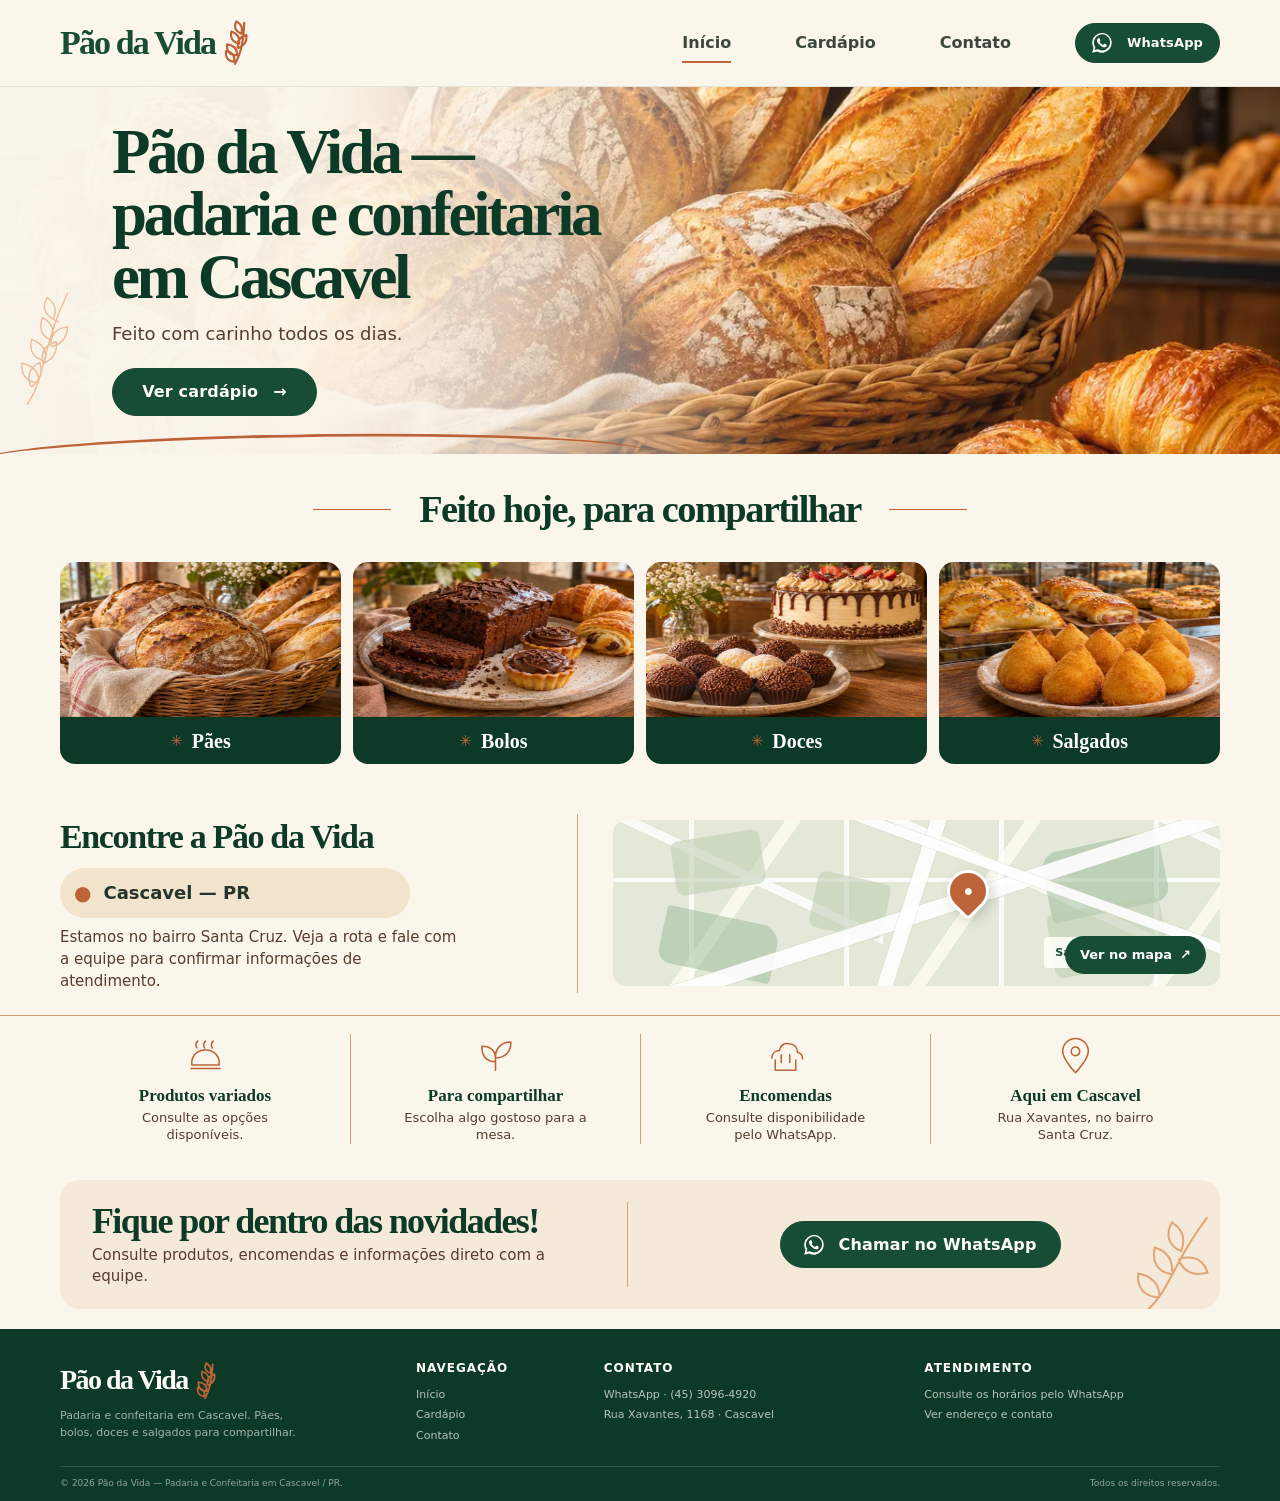
<file: index.html>
<!doctype html>
<html lang="pt-BR">
<head>
  <meta charset="utf-8">
  <meta name="viewport" content="width=device-width, initial-scale=1">
  <meta name="theme-color" content="#174d35">
  <meta name="description" content="Conheça a Pão da Vida, padaria e confeitaria em Cascavel, PR. Veja algumas categorias de produtos, localização e contato.">
  <title>Pão da Vida | Padaria e Confeitaria em Cascavel - PR</title>
  <meta property="og:type" content="website">
  <meta property="og:title" content="Pão da Vida | Padaria e Confeitaria em Cascavel">
  <meta property="og:description" content="Conheça a Pão da Vida, em Cascavel. Veja categorias de produtos, localização e contato.">
  <meta property="og:image" content="assets/img/hero-demo.webp">
  <link rel="icon" href="assets/icons/favicon.svg" type="image/svg+xml">
  <link rel="stylesheet" href="assets/css/styles.css">
  <script type="application/ld+json">
  {
    "@context": "https://schema.org",
    "@type": "Bakery",
    "name": "Pão da Vida",
    "telephone": "+55-45-3096-4920",
    "address": {
      "@type": "PostalAddress",
      "streetAddress": "Rua Xavantes, 1168, Santa Cruz",
      "addressLocality": "Cascavel",
      "addressRegion": "PR",
      "postalCode": "85806-020",
      "addressCountry": "BR"
    }
  }
  </script>
</head>
<body>
  <a class="skip-link" href="#conteudo">Pular para o conteúdo</a>
  <header class="site-header">
    <div class="container header-inner">
      <a class="brand" href="index.html" aria-label="Pão da Vida — início">
        <span>Pão <em>da</em> Vida</span>
        <img src="assets/img/marca-provisoria.svg" width="42" height="42" alt="">
      </a>
      <button class="menu-toggle" type="button" aria-expanded="false" aria-controls="main-nav" aria-label="Abrir menu"><span></span><span></span></button>
      <nav class="main-nav" id="main-nav" aria-label="Navegação principal">
        <a class="is-current" href="index.html" aria-current="page">Início</a>
        <a href="cardapio/index.html">Cardápio</a>
        <a href="contato/index.html">Contato</a>
        <a class="button button--small button--whatsapp" href="https://wa.me/554530964920?text=Ol%C3%A1%2C%20encontrei%20a%20P%C3%A3o%20da%20Vida%20pelo%20site%20e%20gostaria%20de%20saber%20mais." target="_blank" rel="noopener noreferrer"><svg class="whatsapp-icon" viewBox="0 0 24 24" aria-hidden="true"><path d="M20.4 3.6A11.8 11.8 0 0 0 1.8 17.8L.2 23.7l6-1.6A11.8 11.8 0 0 0 20.4 3.6ZM12 21a9.7 9.7 0 0 1-5-1.4l-.4-.2-3.5.9.9-3.4-.2-.4A9.7 9.7 0 1 1 12 21Zm5.3-7.3c-.3-.2-1.7-.9-2-.9s-.5-.2-.7.2c-.2.3-.8.9-.9 1.1-.2.2-.3.2-.6.1-.3-.2-1.2-.4-2.3-1.4-.8-.7-1.4-1.6-1.6-1.9-.2-.3 0-.5.1-.6l.4-.5.3-.5c.1-.2 0-.4 0-.5l-.9-2.1c-.2-.5-.5-.4-.7-.4h-.6c-.2 0-.5.1-.8.4s-1 1-1 2.4 1 2.8 1.2 3c.1.2 2 3.1 4.9 4.3.7.3 1.2.5 1.6.6.7.2 1.3.2 1.8.1.6-.1 1.7-.7 1.9-1.3.2-.7.2-1.2.1-1.3-.1-.2-.3-.3-.6-.5Z"/></svg> WhatsApp</a>
      </nav>
    </div>
  </header>

  <main id="conteudo" class="home-main">
    <section class="home-hero" aria-labelledby="hero-title">
      <img class="home-hero-image" src="assets/img/hero-demo.webp" alt="Imagem ilustrativa de pães e croissants em uma cesta sobre o balcão de uma padaria" width="1536" height="1024" fetchpriority="high">
      <div class="home-hero-shade" aria-hidden="true"></div>
      <div class="container home-hero-content">
        <h1 id="hero-title">Pão da Vida —<br>padaria e confeitaria<br>em Cascavel</h1>
        <p class="home-hero-text">Feito com carinho todos os dias.</p>
        <a class="button home-menu-button" href="cardapio/index.html">Ver cardápio <span aria-hidden="true">→</span></a>
        <p class="image-note">Imagem ilustrativa. Trocar por foto real autorizada antes da publicação final.</p>
      </div>
      <svg class="hero-botanical" viewBox="0 0 120 280" aria-hidden="true"><path d="M18 265C57 207 51 135 104 27M43 219c-27-1-39-17-37-42 22 4 34 16 37 36m13-41c-25-5-35-22-29-46 21 7 31 21 30 41m13-39c-22-9-29-26-19-49 19 11 25 26 20 44m14-34C53 74 48 56 61 36c17 13 21 29 12 46m-23 93c-3-23 7-38 30-44 2 23-7 38-27 46m15-39c0-23 12-36 36-39-1 23-12 37-34 42m-45 84c-8-21-2-39 19-50 8 22 2 39-17 52" fill="none" stroke="currentColor" stroke-linecap="round" stroke-linejoin="round" stroke-width="3"/></svg>
      <span class="hero-swoop" aria-hidden="true"></span>
    </section>

    <section class="home-categories" aria-labelledby="categories-title">
      <div class="container">
        <div class="ornament-heading"><span></span><h2 id="categories-title">Feito hoje, para compartilhar</h2><span></span></div>
        <div class="category-grid">
          <a class="category-card" href="cardapio/index.html#paes"><span class="category-photo photo-bread" role="img" aria-label="Imagem ilustrativa de pães"></span><span class="category-label"><span class="wheat-mini" aria-hidden="true">✳</span> Pães</span></a>
          <a class="category-card" href="cardapio/index.html#bolos"><span class="category-photo photo-cakes" role="img" aria-label="Imagem ilustrativa de bolos"></span><span class="category-label"><span class="wheat-mini" aria-hidden="true">✳</span> Bolos</span></a>
          <a class="category-card" href="cardapio/index.html#doces"><span class="category-photo photo-sweets" role="img" aria-label="Imagem ilustrativa de doces"></span><span class="category-label"><span class="wheat-mini" aria-hidden="true">✳</span> Doces</span></a>
          <a class="category-card" href="cardapio/index.html#salgados"><span class="category-photo photo-savory" role="img" aria-label="Imagem ilustrativa de salgados"></span><span class="category-label"><span class="wheat-mini" aria-hidden="true">✳</span> Salgados</span></a>
        </div>
      </div>
    </section>

    <section class="home-location" aria-labelledby="location-title">
      <div class="container location-inner">
        <div class="location-copy">
          <h2 id="location-title">Encontre a Pão da Vida</h2>
          <p class="location-pill"><span class="pin-icon" aria-hidden="true">●</span> Cascavel — PR</p>
          <p class="location-description">Estamos no bairro Santa Cruz. Veja a rota e fale com a equipe para confirmar informações de atendimento.</p>
        </div>
        <a class="map-card map-card--link" href="https://www.google.com/maps/search/?api=1&query=Rua+Xavantes%2C+1168%2C+Santa+Cruz%2C+Cascavel%2C+PR" target="_blank" rel="noopener noreferrer" aria-label="Abrir localização da Pão da Vida no Google Maps">
          <span class="map-grid" aria-hidden="true"><span class="map-road road-one"></span><span class="map-road road-two"></span><span class="map-road road-three"></span><span class="map-block block-one"></span><span class="map-block block-two"></span><span class="map-block block-three"></span></span>
          <span class="map-pin" aria-hidden="true">●</span><span class="map-label">Santa Cruz · Cascavel</span><span class="map-button">Ver no mapa <span aria-hidden="true">↗</span></span>
        </a>
      </div>
    </section>

    <section class="home-benefits" aria-label="Informações sobre a padaria">
      <div class="container benefits-grid">
        <article class="benefit-item"><svg viewBox="0 0 48 48" aria-hidden="true"><path d="M8 29c2-9 9-13 16-13s14 4 16 13v5H8zM14 14c-2-3-1-6 1-8m8 8c-2-3-1-6 1-8m8 8c-2-3-1-6 1-8M7 38h34"/></svg><h3>Produtos variados</h3><p>Consulte as opções disponíveis.</p></article>
        <article class="benefit-item"><svg viewBox="0 0 48 48" aria-hidden="true"><path d="M24 40V19m0 11C13 30 8 23 8 12c10 0 16 5 16 15m0-4c1-10 8-16 18-16 0 11-6 18-18 19"/></svg><h3>Para compartilhar</h3><p>Escolha algo gostoso para a mesa.</p></article>
        <article class="benefit-item"><svg viewBox="0 0 48 48" aria-hidden="true"><path d="M12 28v12h24V28M8 26c0-6 4-9 9-9 1-6 5-9 11-8 6 0 10 4 10 10 4 1 6 4 6 8M19 22v9m10-9v9"/></svg><h3>Encomendas</h3><p>Consulte disponibilidade pelo WhatsApp.</p></article>
        <article class="benefit-item"><svg viewBox="0 0 48 48" aria-hidden="true"><path d="M24 43S9 27 9 18a15 15 0 1 1 30 0c0 9-15 25-15 25zm0-20a5 5 0 1 0 0-10 5 5 0 0 0 0 10z"/></svg><h3>Aqui em Cascavel</h3><p>Rua Xavantes, no bairro Santa Cruz.</p></article>
      </div>
    </section>

    <section class="home-whatsapp" aria-labelledby="whatsapp-title">
      <div class="container whatsapp-band">
        <div class="whatsapp-copy"><h2 id="whatsapp-title">Fique por dentro das novidades!</h2><p>Consulte produtos, encomendas e informações direto com a equipe.</p></div>
        <a class="button button--whatsapp whatsapp-band-button" href="https://wa.me/554530964920?text=Ol%C3%A1%2C%20encontrei%20a%20P%C3%A3o%20da%20Vida%20pelo%20site%20e%20gostaria%20de%20saber%20mais." target="_blank" rel="noopener noreferrer"><svg class="whatsapp-icon" viewBox="0 0 24 24" aria-hidden="true"><path d="M20.4 3.6A11.8 11.8 0 0 0 1.8 17.8L.2 23.7l6-1.6A11.8 11.8 0 0 0 20.4 3.6ZM12 21a9.7 9.7 0 0 1-5-1.4l-.4-.2-3.5.9.9-3.4-.2-.4A9.7 9.7 0 1 1 12 21Zm5.3-7.3c-.3-.2-1.7-.9-2-.9s-.5-.2-.7.2c-.2.3-.8.9-.9 1.1-.2.2-.3.2-.6.1-.3-.2-1.2-.4-2.3-1.4-.8-.7-1.4-1.6-1.6-1.9-.2-.3 0-.5.1-.6l.4-.5.3-.5c.1-.2 0-.4 0-.5l-.9-2.1c-.2-.5-.5-.4-.7-.4h-.6c-.2 0-.5.1-.8.4s-1 1-1 2.4 1 2.8 1.2 3c.1.2 2 3.1 4.9 4.3.7.3 1.2.5 1.6.6.7.2 1.3.2 1.8.1.6-.1 1.7-.7 1.9-1.3.2-.7.2-1.2.1-1.3-.1-.2-.3-.3-.6-.5Z"/></svg> Chamar no WhatsApp</a>
      <svg class="whatsapp-flourish" viewBox="0 0 120 150" aria-hidden="true"><path d="M15 145C55 113 58 69 108 5M38 121c-22-1-33-15-30-35 20 4 30 15 31 33m17-32c-21-4-29-19-24-39 18 6 26 18 25 34m13-29C52 45 47 30 57 11c16 10 20 24 14 41m-2 12c21-5 35 3 40 21-21 5-35-2-42-19" fill="none" stroke="currentColor" stroke-linecap="round" stroke-linejoin="round" stroke-width="3"/></svg>
      </div>
    </section>
  </main>

  <footer class="site-footer">
    <div class="container footer-main">
      <div class="footer-brand"><a class="brand brand--footer" href="index.html"><span>Pão <em>da</em> Vida</span><img src="assets/img/marca-provisoria.svg" width="38" height="38" alt=""></a><p>Padaria e confeitaria em Cascavel. Pães, bolos, doces e salgados para compartilhar.</p></div>
      <div class="footer-column"><h2>Navegação</h2><a href="index.html">Início</a><a href="cardapio/index.html">Cardápio</a><a href="contato/index.html">Contato</a></div>
      <div class="footer-column"><h2>Contato</h2><a href="https://wa.me/554530964920?text=Ol%C3%A1%2C%20encontrei%20a%20P%C3%A3o%20da%20Vida%20pelo%20site." target="_blank" rel="noopener noreferrer">WhatsApp · (45) 3096-4920</a><a href="https://www.google.com/maps/search/?api=1&query=Rua+Xavantes%2C+1168%2C+Santa+Cruz%2C+Cascavel%2C+PR" target="_blank" rel="noopener noreferrer">Rua Xavantes, 1168 · Cascavel</a></div>
      <div class="footer-column"><h2>Atendimento</h2><a href="https://wa.me/554530964920?text=Ol%C3%A1%2C%20gostaria%20de%20confirmar%20o%20hor%C3%A1rio%20de%20atendimento." target="_blank" rel="noopener noreferrer">Consulte os horários pelo WhatsApp</a><a href="contato/index.html">Ver endereço e contato</a></div>
    </div>
    <div class="container footer-bottom"><span>© <span data-year>2026</span> Pão da Vida — Padaria e Confeitaria em Cascavel / PR.</span><span>Todos os direitos reservados.</span></div>
  </footer>
  <script src="assets/js/main.js" defer></script>
</body>
</html>
</file>
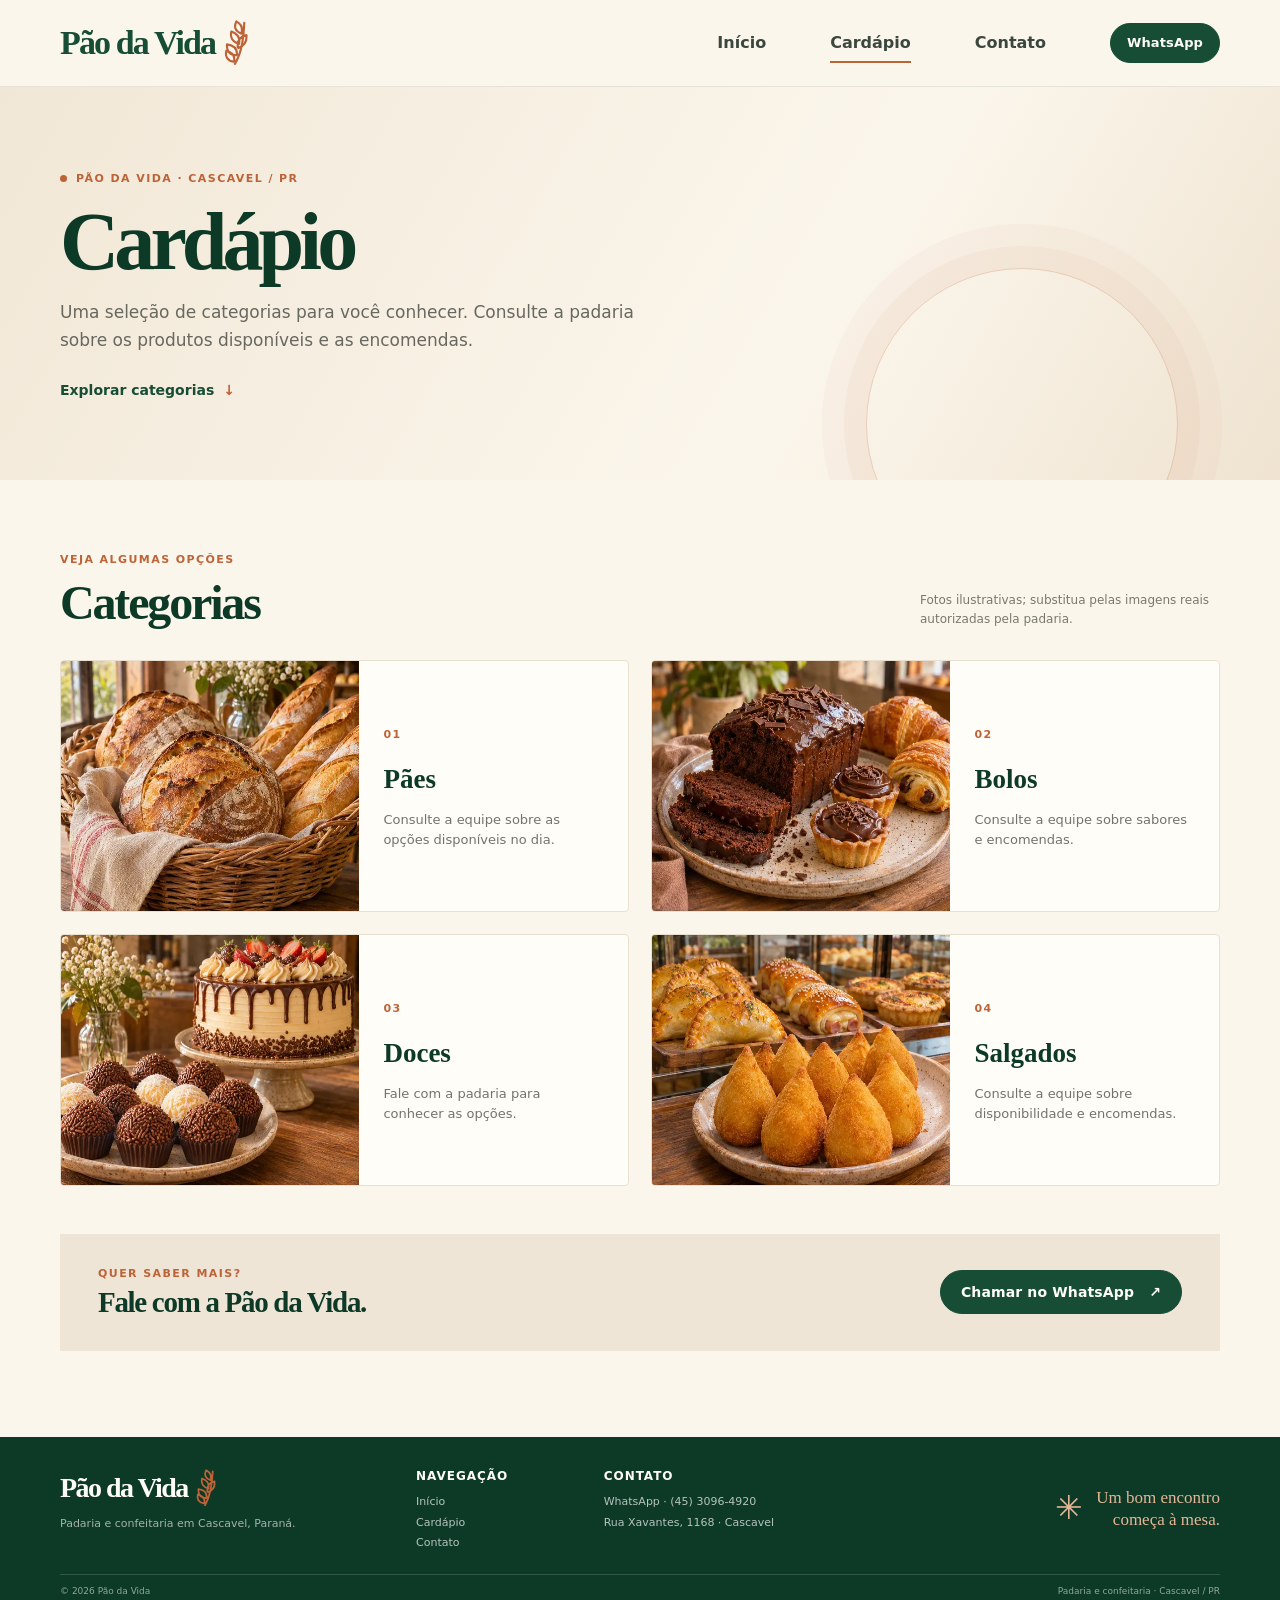
<file: cardapio/index.html>
<!doctype html>
<html lang="pt-BR">
<head>
  <meta charset="utf-8">
  <meta name="viewport" content="width=device-width, initial-scale=1">
  <meta name="theme-color" content="#174d35">
  <meta name="description" content="Veja as categorias de produtos da Pão da Vida, padaria e confeitaria em Cascavel. Consulte a equipe sobre disponibilidade e encomendas.">
  <title>Cardápio | Pão da Vida — Cascavel</title>
  <meta property="og:type" content="website">
  <meta property="og:title" content="Cardápio | Pão da Vida — Cascavel">
  <meta property="og:description" content="Conheça algumas categorias de produtos da Pão da Vida e consulte a equipe sobre disponibilidade.">
  <meta property="og:image" content="../assets/img/categorias-demo.webp">
  <link rel="icon" href="../assets/icons/favicon.svg" type="image/svg+xml">
  <link rel="stylesheet" href="../assets/css/styles.css">
</head>
<body>
  <a class="skip-link" href="#conteudo">Pular para o conteúdo</a>
  <header class="site-header"><div class="container header-inner">
    <a class="brand" href="../index.html" aria-label="Pão da Vida — início"><span>Pão <em>da</em> Vida</span><img src="../assets/img/marca-provisoria.svg" width="42" height="42" alt=""></a>
    <button class="menu-toggle" type="button" aria-expanded="false" aria-controls="main-nav" aria-label="Abrir menu"><span></span><span></span></button>
    <nav class="main-nav" id="main-nav" aria-label="Navegação principal"><a href="../index.html">Início</a><a class="is-current" href="index.html" aria-current="page">Cardápio</a><a href="../contato/index.html">Contato</a><a class="button button--small button--whatsapp" href="https://wa.me/554530964920?text=Ol%C3%A1%2C%20encontrei%20a%20P%C3%A3o%20da%20Vida%20pelo%20site." target="_blank" rel="noopener noreferrer">WhatsApp</a></nav>
  </div></header>

  <main id="conteudo">
    <section class="page-hero page-hero--menu"><div class="container page-hero-inner">
      <p class="eyebrow"><span class="eyebrow-dot"></span> Pão da Vida · Cascavel / PR</p>
      <h1>Cardápio</h1>
      <p>Uma seleção de categorias para você conhecer. Consulte a padaria sobre os produtos disponíveis e as encomendas.</p>
      <a class="text-link" href="#categorias">Explorar categorias <span aria-hidden="true">↓</span></a>
    </div></section>

    <section class="section menu-list" id="categorias" aria-labelledby="menu-title"><div class="container">
      <div class="section-heading"><div><p class="eyebrow">Veja algumas opções</p><h2 id="menu-title">Categorias</h2></div><p class="menu-disclaimer">Fotos ilustrativas; substitua pelas imagens reais autorizadas pela padaria.</p></div>
      <div class="menu-grid">
        <article class="menu-card" id="paes"><div class="menu-photo photo-bread" role="img" aria-label="Foto ilustrativa de pães"></div><div class="menu-card-copy"><span class="menu-index">01</span><h3>Pães</h3><p>Consulte a equipe sobre as opções disponíveis no dia.</p></div></article>
        <article class="menu-card" id="bolos"><div class="menu-photo photo-cakes" role="img" aria-label="Foto ilustrativa de bolos"></div><div class="menu-card-copy"><span class="menu-index">02</span><h3>Bolos</h3><p>Consulte a equipe sobre sabores e encomendas.</p></div></article>
        <article class="menu-card" id="doces"><div class="menu-photo photo-sweets" role="img" aria-label="Foto ilustrativa de doces"></div><div class="menu-card-copy"><span class="menu-index">03</span><h3>Doces</h3><p>Fale com a padaria para conhecer as opções.</p></div></article>
        <article class="menu-card" id="salgados"><div class="menu-photo photo-savory" role="img" aria-label="Foto ilustrativa de salgados"></div><div class="menu-card-copy"><span class="menu-index">04</span><h3>Salgados</h3><p>Consulte a equipe sobre disponibilidade e encomendas.</p></div></article>
      </div>
      <div class="menu-cta"><div><p class="eyebrow">Quer saber mais?</p><h2>Fale com a Pão da Vida.</h2></div><a class="button button--whatsapp" href="https://wa.me/554530964920?text=Ol%C3%A1%2C%20gostaria%20de%20saber%20mais%20sobre%20o%20card%C3%A1pio." target="_blank" rel="noopener noreferrer">Chamar no WhatsApp <span aria-hidden="true">↗</span></a></div>
    </div></section>
  </main>

  <footer class="site-footer"><div class="container footer-main">
    <div class="footer-brand"><a class="brand brand--footer" href="../index.html"><span>Pão <em>da</em> Vida</span><img src="../assets/img/marca-provisoria.svg" width="38" height="38" alt=""></a><p>Padaria e confeitaria em Cascavel, Paraná.</p></div>
    <div class="footer-column"><h2>Navegação</h2><a href="../index.html">Início</a><a href="index.html">Cardápio</a><a href="../contato/index.html">Contato</a></div>
    <div class="footer-column"><h2>Contato</h2><a href="https://wa.me/554530964920?text=Ol%C3%A1%2C%20encontrei%20a%20P%C3%A3o%20da%20Vida%20pelo%20site." target="_blank" rel="noopener noreferrer">WhatsApp · (45) 3096-4920</a><a href="https://www.google.com/maps/search/?api=1&query=Rua+Xavantes%2C+1168%2C+Santa+Cruz%2C+Cascavel%2C+PR" target="_blank" rel="noopener noreferrer">Rua Xavantes, 1168 · Cascavel</a></div>
    <div class="footer-note"><span class="footer-wheat" aria-hidden="true">✳</span><p>Um bom encontro<br>começa à mesa.</p></div>
  </div><div class="container footer-bottom"><span>© <span data-year>2026</span> Pão da Vida</span><span>Padaria e confeitaria · Cascavel / PR</span></div></footer>
  <script src="../assets/js/main.js" defer></script>
</body>
</html>
</file>
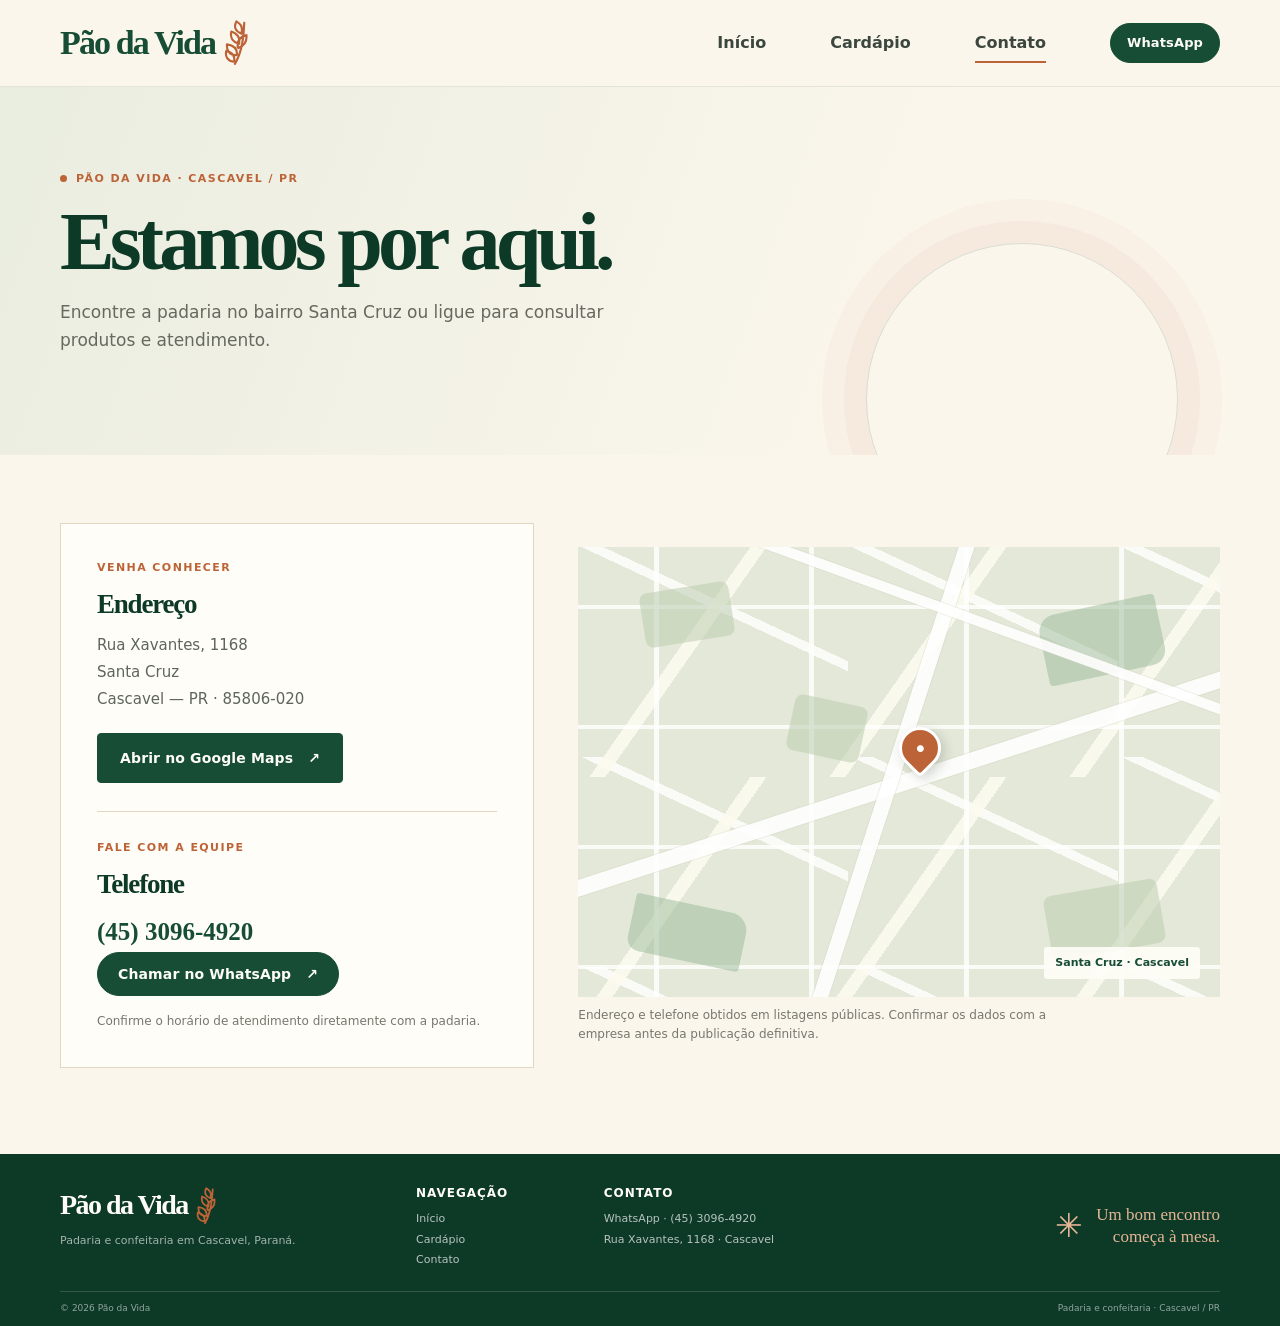
<file: contato/index.html>
<!doctype html>
<html lang="pt-BR">
<head>
  <meta charset="utf-8">
  <meta name="viewport" content="width=device-width, initial-scale=1">
  <meta name="theme-color" content="#174d35">
  <meta name="description" content="Encontre a Pão da Vida no bairro Santa Cruz, em Cascavel, PR. Consulte o mapa e entre em contato com a padaria.">
  <title>Contato e localização | Pão da Vida — Cascavel</title>
  <meta property="og:type" content="website">
  <meta property="og:title" content="Contato e localização | Pão da Vida — Cascavel">
  <meta property="og:description" content="Veja o endereço e entre em contato com a Pão da Vida, em Cascavel, PR.">
  <meta property="og:image" content="../assets/img/hero-demo.webp">
  <link rel="icon" href="../assets/icons/favicon.svg" type="image/svg+xml">
  <link rel="stylesheet" href="../assets/css/styles.css">
</head>
<body>
  <a class="skip-link" href="#conteudo">Pular para o conteúdo</a>
  <header class="site-header"><div class="container header-inner">
    <a class="brand" href="../index.html" aria-label="Pão da Vida — início"><span>Pão <em>da</em> Vida</span><img src="../assets/img/marca-provisoria.svg" width="42" height="42" alt=""></a>
    <button class="menu-toggle" type="button" aria-expanded="false" aria-controls="main-nav" aria-label="Abrir menu"><span></span><span></span></button>
    <nav class="main-nav" id="main-nav" aria-label="Navegação principal"><a href="../index.html">Início</a><a href="../cardapio/index.html">Cardápio</a><a class="is-current" href="index.html" aria-current="page">Contato</a><a class="button button--small button--whatsapp" href="https://wa.me/554530964920?text=Ol%C3%A1%2C%20encontrei%20a%20P%C3%A3o%20da%20Vida%20pelo%20site." target="_blank" rel="noopener noreferrer">WhatsApp</a></nav>
  </div></header>

  <main id="conteudo">
    <section class="page-hero page-hero--contact"><div class="container page-hero-inner">
      <p class="eyebrow"><span class="eyebrow-dot"></span> Pão da Vida · Cascavel / PR</p>
      <h1>Estamos por aqui.</h1>
      <p>Encontre a padaria no bairro Santa Cruz ou ligue para consultar produtos e atendimento.</p>
    </div></section>
    <section class="section contact-section"><div class="container contact-layout">
      <div class="contact-card">
        <p class="eyebrow">Venha conhecer</p>
        <h2>Endereço</h2>
        <address>Rua Xavantes, 1168<br>Santa Cruz<br>Cascavel — PR · 85806-020</address>
        <a class="button" href="https://www.google.com/maps/search/?api=1&query=Rua+Xavantes%2C+1168%2C+Santa+Cruz%2C+Cascavel%2C+PR" target="_blank" rel="noopener noreferrer">Abrir no Google Maps <span aria-hidden="true">↗</span></a>
        <div class="contact-divider"></div>
        <p class="eyebrow">Fale com a equipe</p>
        <h2>Telefone</h2>
        <a class="contact-phone" href="tel:+554530964920">(45) 3096-4920</a>
        <p><a class="button button--whatsapp" href="https://wa.me/554530964920?text=Ol%C3%A1%2C%20encontrei%20a%20P%C3%A3o%20da%20Vida%20pelo%20site." target="_blank" rel="noopener noreferrer">Chamar no WhatsApp <span aria-hidden="true">↗</span></a></p>
        <p class="contact-small">Confirme o horário de atendimento diretamente com a padaria.</p>
      </div>
      <div class="contact-visual">
        <div class="map-card map-card--large" aria-label="Mapa estilizado da região de Santa Cruz, Cascavel"><div class="map-grid" aria-hidden="true"><span class="map-road road-one"></span><span class="map-road road-two"></span><span class="map-road road-three"></span><span class="map-block block-one"></span><span class="map-block block-two"></span><span class="map-block block-three"></span></div><span class="map-pin" aria-hidden="true">●</span><span class="map-label">Santa Cruz · Cascavel</span></div>
        <p class="contact-small">Endereço e telefone obtidos em listagens públicas. Confirmar os dados com a empresa antes da publicação definitiva.</p>
      </div>
    </div></section>
  </main>

  <footer class="site-footer"><div class="container footer-main">
    <div class="footer-brand"><a class="brand brand--footer" href="../index.html"><span>Pão <em>da</em> Vida</span><img src="../assets/img/marca-provisoria.svg" width="38" height="38" alt=""></a><p>Padaria e confeitaria em Cascavel, Paraná.</p></div>
    <div class="footer-column"><h2>Navegação</h2><a href="../index.html">Início</a><a href="../cardapio/index.html">Cardápio</a><a href="index.html">Contato</a></div>
    <div class="footer-column"><h2>Contato</h2><a href="https://wa.me/554530964920?text=Ol%C3%A1%2C%20encontrei%20a%20P%C3%A3o%20da%20Vida%20pelo%20site." target="_blank" rel="noopener noreferrer">WhatsApp · (45) 3096-4920</a><a href="https://www.google.com/maps/search/?api=1&query=Rua+Xavantes%2C+1168%2C+Santa+Cruz%2C+Cascavel%2C+PR" target="_blank" rel="noopener noreferrer">Rua Xavantes, 1168 · Cascavel</a></div>
    <div class="footer-note"><span class="footer-wheat" aria-hidden="true">✳</span><p>Um bom encontro<br>começa à mesa.</p></div>
  </div><div class="container footer-bottom"><span>© <span data-year>2026</span> Pão da Vida</span><span>Padaria e confeitaria · Cascavel / PR</span></div></footer>
  <script src="../assets/js/main.js" defer></script>
</body>
</html>
</file>
<file: assets/css/styles.css>
@charset "UTF-8";

:root {
  color-scheme: light;
  --cream: #fbf6ec;
  --paper: #f5ecdc;
  --green: #174d35;
  --green-dark: #0d3927;
  --green-soft: #e5ede3;
  --ink: #24352b;
  --muted: #6f756d;
  --terracotta: #bd6338;
  --line: #e4d7c1;
  --white: #fffdf8;
  --serif: Georgia, "Times New Roman", serif;
  --sans: system-ui, -apple-system, BlinkMacSystemFont, "Segoe UI", sans-serif;
  --content: 1160px;
}

* { box-sizing: border-box; }
html { scroll-behavior: smooth; }
body { margin: 0; color: var(--ink); background: var(--cream); font-family: var(--sans); font-size: 16px; line-height: 1.6; -webkit-font-smoothing: antialiased; }
img { display: block; max-width: 100%; }
a { color: inherit; }
button { font: inherit; }
.container { width: min(var(--content), calc(100% - 48px)); margin-inline: auto; }
.skip-link { position: fixed; z-index: 20; top: 12px; left: 12px; padding: 10px 14px; color: white; background: var(--green-dark); border-radius: 5px; transform: translateY(-160%); }
.skip-link:focus { transform: translateY(0); }
:focus-visible { outline: 3px solid #d2834f; outline-offset: 4px; }

.site-header { position: relative; z-index: 10; background: rgba(251, 246, 236, .96); border-bottom: 1px solid rgba(23, 77, 53, .1); }
.header-inner { min-height: 86px; display: flex; align-items: center; justify-content: space-between; gap: 32px; }
.brand { display: inline-flex; align-items: center; gap: 11px; color: var(--green); text-decoration: none; font-family: var(--serif); font-size: 29px; font-weight: 700; letter-spacing: -.055em; white-space: nowrap; }
.brand img { width: 40px; height: 40px; }
.brand em { font-size: .72em; font-weight: 400; }
.main-nav { display: flex; align-items: center; gap: clamp(22px, 3.3vw, 48px); }
.main-nav > a:not(.button) { position: relative; padding: 9px 0; color: #3b473e; font-size: 14px; font-weight: 600; text-decoration: none; }
.main-nav > a:not(.button)::after { position: absolute; right: 0; bottom: 2px; left: 0; height: 2px; background: var(--terracotta); content: ""; transform: scaleX(0); transform-origin: left; transition: transform .2s ease; }
.main-nav > a:not(.button):hover::after, .main-nav > a.is-current::after { transform: scaleX(1); }
.menu-toggle { display: none; }

.button { display: inline-flex; min-height: 50px; align-items: center; justify-content: center; gap: 15px; padding: 0 22px; border: 1px solid var(--green); border-radius: 4px; color: var(--white); background: var(--green); font-size: 14px; font-weight: 700; letter-spacing: .01em; text-decoration: none; transition: background .18s ease, transform .18s ease; }
.button:hover { background: var(--green-dark); transform: translateY(-1px); }
.button--small { min-height: 43px; padding-inline: 17px; font-size: 13px; }
.button--light { color: var(--green); background: var(--cream); border-color: var(--cream); }
.button--light:hover { color: var(--green-dark); background: #fff; }
.text-link { display: inline-flex; align-items: center; gap: 9px; color: var(--green); font-size: 14px; font-weight: 700; text-decoration: none; }
.text-link span { color: var(--terracotta); transition: transform .2s ease; }
.text-link:hover span { transform: translateX(4px); }

.hero { position: relative; overflow: hidden; padding: 72px 0 88px; background: linear-gradient(110deg, #f5eddf 0%, #fbf6ec 53%, #f2e7d4 100%); }
.hero-grid { position: relative; z-index: 1; display: grid; grid-template-columns: minmax(340px, .86fr) minmax(0, 1.14fr); align-items: center; gap: clamp(35px, 6vw, 82px); }
.hero-copy { position: relative; z-index: 2; padding: 10px 0 0 15px; }
.eyebrow { display: flex; align-items: center; gap: 9px; margin: 0 0 15px; color: var(--terracotta); font-size: 11px; font-weight: 800; letter-spacing: .13em; line-height: 1.4; text-transform: uppercase; }
.eyebrow-dot { width: 7px; height: 7px; border-radius: 50%; background: var(--terracotta); }
h1, h2, h3, p { margin-top: 0; }
h1, h2, h3 { font-family: var(--serif); }
.hero h1 { max-width: 530px; margin-bottom: 18px; color: var(--green-dark); font-size: clamp(43px, 5.5vw, 70px); font-weight: 600; letter-spacing: -.055em; line-height: 1.04; }
.hero-text { max-width: 420px; margin-bottom: 28px; color: #5f6258; font-size: 16px; line-height: 1.75; }
.hero-actions { display: flex; align-items: center; flex-wrap: wrap; gap: 25px; }
.image-note { margin: 17px 0 0; color: #7e796f; font-size: 11px; }
.hero-image-wrap { position: relative; min-height: 430px; }
.hero-image { width: 100%; height: 430px; border-radius: 4px 95px 4px 4px; object-fit: cover; object-position: center; box-shadow: 0 20px 45px rgba(72, 48, 22, .14); }
.hero-stamp { position: absolute; right: -22px; bottom: -26px; display: flex; width: 104px; height: 104px; align-items: center; justify-content: center; flex-direction: column; border: 1px solid rgba(255,255,255,.58); border-radius: 50%; color: white; background: var(--terracotta); box-shadow: 0 8px 24px rgba(75, 40, 17, .15); font-family: var(--serif); font-size: 13px; line-height: 1.3; transform: rotate(8deg); }
.hero-stamp strong { font-size: 17px; font-weight: 700; }
.hero-decoration { position: absolute; bottom: 0; left: -5%; width: 55%; height: 46px; border-top: 1px solid rgba(189, 99, 56, .22); border-radius: 50% 50% 0 0; }

.section { padding: 86px 0; }
.categories-section { background: var(--cream); }
.section-heading { display: flex; align-items: end; justify-content: space-between; gap: 28px; margin-bottom: 30px; }
.section-heading .eyebrow { margin-bottom: 9px; }
.section-heading h2, .story-copy h2, .visit-copy h2, .menu-cta h2, .contact-card h2 { margin: 0; color: var(--green-dark); font-size: clamp(32px, 4vw, 48px); font-weight: 600; letter-spacing: -.045em; line-height: 1.1; }
.category-grid { display: grid; grid-template-columns: repeat(4, minmax(0, 1fr)); gap: 16px; }
.category-card { overflow: hidden; border-radius: 4px; background: var(--white); text-decoration: none; box-shadow: 0 8px 24px rgba(54, 54, 34, .06); transition: transform .2s ease, box-shadow .2s ease; }
.category-card:hover { transform: translateY(-5px); box-shadow: 0 14px 28px rgba(54, 54, 34, .12); }
.category-photo { display: block; height: 210px; background-image: url("../img/categorias-demo.webp"); background-repeat: no-repeat; background-size: 200% 200%; }
.photo-bread { background-position: 0 0; }
.photo-cakes { background-position: 100% 0; }
.photo-sweets { background-position: 0 100%; }
.photo-savory { background-position: 100% 100%; }
.category-label { display: flex; align-items: center; justify-content: space-between; padding: 15px 17px; color: var(--green); font-family: var(--serif); font-size: 20px; font-weight: 700; }
.category-label span:last-child { color: var(--terracotta); font-family: var(--sans); font-size: 15px; }
.section-footnote { margin: 15px 0 0; color: #77766f; font-size: 11px; }

.story-section { padding: 78px 0; background: #ede6d9; }
.story-grid { display: grid; grid-template-columns: 150px minmax(0, 1fr) minmax(270px, .82fr); align-items: center; gap: clamp(30px, 5vw, 70px); }
.story-mark { position: relative; display: grid; width: 134px; aspect-ratio: 1; place-items: center; border: 1px solid #ceb99b; border-radius: 50%; color: var(--terracotta); font-family: var(--serif); font-size: 42px; }
.story-mark::before, .story-mark::after { position: absolute; width: 1px; height: 22px; background: var(--terracotta); content: ""; }
.story-mark::before { top: -10px; left: 50%; }
.story-mark::after { bottom: -10px; left: 50%; }
.story-mark span { transform: translateY(-2px); }
.story-copy h2 { max-width: 450px; margin-bottom: 14px; font-size: clamp(32px, 4vw, 45px); }
.story-copy > p:not(.eyebrow) { max-width: 470px; margin-bottom: 20px; color: #66685f; }
.story-photo { min-height: 220px; border-radius: 3px 55px 3px 3px; background: url("../img/categorias-demo.webp") 0 100% / 200% 200% no-repeat; }

.visit-section { padding: 64px 0 86px; }
.visit-card { display: grid; grid-template-columns: 1fr 1fr; overflow: hidden; border-radius: 5px; color: white; background: var(--green); }
.visit-copy { align-self: center; padding: clamp(30px, 5vw, 62px); }
.visit-copy .eyebrow { color: #e7a17b; }
.visit-copy h2 { margin-bottom: 16px; color: var(--white); }
.visit-copy > p:not(.eyebrow):not(.section-footnote) { color: rgba(255,255,255,.82); line-height: 1.75; }
.visit-actions { display: flex; align-items: center; flex-wrap: wrap; gap: 19px; margin-top: 25px; }
.visit-phone { color: white; font-size: 14px; font-weight: 700; text-decoration: none; }
.visit-copy .section-footnote { max-width: 370px; color: rgba(255,255,255,.62); }
.map-card { position: relative; min-height: 345px; overflow: hidden; background-color: #e4e8d9; background-image: linear-gradient(90deg, transparent 49%, rgba(255,255,255,.8) 49%, rgba(255,255,255,.8) 52%, transparent 52%), linear-gradient(0deg, transparent 48%, rgba(255,255,255,.8) 48%, rgba(255,255,255,.8) 52%, transparent 52%), linear-gradient(125deg, transparent 43%, rgba(252,250,239,.9) 43%, rgba(252,250,239,.9) 47%, transparent 47%), linear-gradient(25deg, transparent 63%, rgba(255,255,255,.8) 63%, rgba(255,255,255,.8) 66%, transparent 66%); background-size: 155px 120px, 155px 120px, 240px 230px, 270px 210px; }
.map-card::before, .map-card::after { position: absolute; content: ""; background: rgba(143, 177, 140, .45); }
.map-card::before { top: 13%; right: 9%; width: 120px; height: 70px; border-radius: 18px 4px 15px 4px; transform: rotate(-12deg); }
.map-card::after { bottom: 8%; left: 8%; width: 115px; height: 57px; border-radius: 3px 18px 4px 13px; transform: rotate(12deg); }
.map-grid { position: absolute; inset: 0; }
.map-road { position: absolute; display: block; z-index: 1; background: rgba(255,255,255,.9); box-shadow: 0 0 0 1px rgba(207, 207, 187, .34); }
.road-one { top: 50%; left: -8%; width: 120%; height: 16px; transform: rotate(-18deg); }
.road-two { top: -10%; left: 48%; width: 15px; height: 120%; transform: rotate(18deg); }
.road-three { top: 10%; left: -8%; width: 120%; height: 10px; transform: rotate(20deg); }
.map-block { position: absolute; z-index: 0; display: block; border-radius: 8px; background: rgba(190, 206, 177, .55); }
.block-one { top: 9%; left: 10%; width: 90px; height: 55px; transform: rotate(-9deg); }
.block-two { right: 9%; bottom: 10%; width: 115px; height: 65px; transform: rotate(-10deg); }
.block-three { top: 34%; left: 33%; width: 74px; height: 57px; transform: rotate(12deg); }
.map-pin { position: absolute; z-index: 3; top: 40%; left: 50%; display: grid; width: 42px; height: 42px; place-items: center; border: 3px solid white; border-radius: 50% 50% 50% 5px; color: white; background: var(--terracotta); box-shadow: 0 5px 12px rgba(44, 53, 37, .2); font-size: 9px; transform: rotate(-45deg); }
.map-pin::first-letter { transform: rotate(45deg); }
.map-label { position: absolute; z-index: 3; right: 20px; bottom: 18px; padding: 7px 11px; border-radius: 3px; color: var(--green); background: rgba(255,253,248,.9); font-size: 11px; font-weight: 700; }

.site-footer { color: rgba(255,255,255,.86); background: var(--green-dark); }
.footer-main { display: grid; grid-template-columns: 1.35fr .7fr 1.1fr .7fr; gap: 35px; padding-top: 48px; padding-bottom: 42px; }
.brand--footer { color: var(--white); font-size: 25px; }
.brand--footer img { width: 34px; height: 34px; }
.footer-brand p { max-width: 230px; margin: 12px 0 0; color: rgba(255,255,255,.62); font-size: 13px; }
.footer-column { display: flex; align-items: flex-start; flex-direction: column; gap: 9px; }
.footer-column h2 { margin: 4px 0 8px; color: var(--white); font-family: var(--sans); font-size: 12px; letter-spacing: .08em; text-transform: uppercase; }
.footer-column a { color: rgba(255,255,255,.7); font-size: 12px; text-decoration: none; }
.footer-column a:hover { color: white; text-decoration: underline; }
.footer-note { display: flex; align-items: center; justify-content: flex-end; gap: 13px; color: #e5b695; font-family: var(--serif); font-size: 17px; line-height: 1.3; text-align: right; }
.footer-note p { margin: 0; }
.footer-wheat { font-size: 33px; }
.footer-bottom { display: flex; justify-content: space-between; gap: 20px; padding-top: 16px; padding-bottom: 19px; border-top: 1px solid rgba(255,255,255,.16); color: rgba(255,255,255,.55); font-size: 10px; }

.page-hero { position: relative; overflow: hidden; padding: 84px 0 78px; background: linear-gradient(120deg, #f1e7d6, #fbf6ec 64%, #efe3d0); }
.page-hero::after { position: absolute; right: 8%; bottom: -100px; width: 310px; height: 310px; border: 1px solid rgba(189,99,56,.26); border-radius: 50%; box-shadow: 0 0 0 22px rgba(189,99,56,.045), 0 0 0 44px rgba(189,99,56,.035); content: ""; }
.page-hero-inner { position: relative; z-index: 1; }
.page-hero h1 { margin: 0 0 16px; color: var(--green-dark); font-size: clamp(50px, 7vw, 82px); letter-spacing: -.06em; line-height: 1; }
.page-hero-inner > p:not(.eyebrow) { max-width: 580px; margin-bottom: 23px; color: #67685f; font-size: 17px; }
.page-hero--contact { background: linear-gradient(110deg, #e9eddf, #fbf6ec 70%); }
.page-hero--contact::after { border-color: rgba(23,77,53,.15); }
.menu-list { padding-top: 72px; }
.menu-disclaimer { max-width: 300px; margin: 0; color: #79786e; font-size: 12px; }
.menu-grid { display: grid; grid-template-columns: repeat(2, minmax(0, 1fr)); gap: 22px; }
.menu-card { display: grid; min-height: 250px; grid-template-columns: 1fr .9fr; overflow: hidden; border: 1px solid #eae0d0; border-radius: 4px; background: var(--white); }
.menu-photo { min-height: 250px; background-image: url("../img/categorias-demo.webp"); background-repeat: no-repeat; background-size: 200% 200%; }
.menu-card-copy { position: relative; align-self: center; padding: 24px; }
.menu-index { color: var(--terracotta); font-size: 11px; font-weight: 800; letter-spacing: .13em; }
.menu-card h3 { margin: 13px 0 8px; color: var(--green-dark); font-size: 27px; }
.menu-card p { margin: 0; color: #72736b; font-size: 13px; }
.menu-cta { display: flex; align-items: center; justify-content: space-between; gap: 28px; margin-top: 48px; padding: 32px 38px; background: #eee5d6; }
.menu-cta .eyebrow { margin-bottom: 6px; }
.menu-cta h2 { font-size: 29px; }

.contact-section { padding-top: 68px; }
.contact-layout { display: grid; grid-template-columns: .85fr 1.15fr; align-items: stretch; gap: 44px; }
.contact-card { padding: 36px; border: 1px solid var(--line); background: var(--white); }
.contact-card h2 { margin-bottom: 12px; font-size: 27px; }
.contact-card address { margin: 0 0 20px; color: #5d655d; font-size: 15px; font-style: normal; line-height: 1.8; }
.contact-divider { height: 1px; margin: 28px 0; background: var(--line); }
.contact-phone { color: var(--green); font-family: var(--serif); font-size: 25px; font-weight: 700; text-decoration: none; }
.contact-small { margin: 9px 0 0; color: #77776f; font-size: 12px; }
.contact-visual { display: flex; flex-direction: column; justify-content: center; }
.map-card--large { min-height: 450px; }
.contact-visual > .contact-small { max-width: 500px; }

@media (max-width: 900px) {
  .hero { padding-top: 55px; }
  .hero-grid { grid-template-columns: minmax(280px, .9fr) minmax(0, 1.1fr); gap: 32px; }
  .hero-image-wrap, .hero-image { min-height: 360px; height: 360px; }
  .story-grid { grid-template-columns: 100px minmax(0, 1fr) minmax(210px, .7fr); gap: 28px; }
  .story-mark { width: 95px; font-size: 31px; }
  .footer-main { grid-template-columns: 1.2fr .8fr 1fr; }
  .footer-note { display: none; }
  .menu-card { grid-template-columns: .9fr 1fr; }
  .menu-photo { min-height: 230px; }
  .menu-card-copy { padding: 18px; }
}

@media (max-width: 680px) {
  body { font-size: 15px; }
  .container { width: min(100% - 36px, var(--content)); }
  .header-inner { min-height: 72px; }
  .brand { gap: 8px; font-size: 25px; }
  .brand img { width: 35px; height: 35px; }
  .menu-toggle { display: flex; width: 42px; height: 42px; align-items: center; justify-content: center; flex-direction: column; gap: 6px; border: 1px solid var(--line); border-radius: 50%; background: transparent; cursor: pointer; }
  .menu-toggle span { width: 17px; height: 2px; background: var(--green); transition: transform .2s ease; }
  .menu-toggle[aria-expanded="true"] span:first-child { transform: translateY(4px) rotate(45deg); }
  .menu-toggle[aria-expanded="true"] span:last-child { transform: translateY(-4px) rotate(-45deg); }
  .main-nav { position: absolute; top: calc(100% + 1px); right: 0; left: 0; display: none; align-items: stretch; flex-direction: column; gap: 0; padding: 10px 18px 18px; border-bottom: 1px solid var(--line); background: var(--cream); box-shadow: 0 15px 20px rgba(37, 53, 40, .08); }
  .main-nav.is-open { display: flex; }
  .main-nav > a:not(.button) { padding: 13px 4px; border-bottom: 1px solid rgba(23,77,53,.08); }
  .main-nav > a:not(.button)::after { display: none; }
  .main-nav .button { margin-top: 13px; }
  .hero { padding: 45px 0 63px; }
  .hero-grid { grid-template-columns: 1fr; gap: 27px; }
  .hero-copy { padding: 0; }
  .eyebrow { font-size: 10px; }
  .hero h1 { max-width: 470px; margin-bottom: 14px; font-size: clamp(43px, 12vw, 60px); }
  .hero-text { max-width: 450px; margin-bottom: 21px; font-size: 15px; }
  .hero-image-wrap, .hero-image { min-height: 270px; height: 270px; }
  .hero-image { border-radius: 4px 64px 4px 4px; }
  .hero-stamp { right: 9px; bottom: -20px; width: 79px; height: 79px; font-size: 10px; }
  .hero-stamp strong { font-size: 14px; }
  .hero-decoration { width: 85%; }
  .section { padding: 60px 0; }
  .section-heading { align-items: flex-start; flex-direction: column; gap: 14px; margin-bottom: 22px; }
  .section-heading h2, .story-copy h2, .visit-copy h2 { font-size: 35px; }
  .category-grid { grid-template-columns: repeat(2, minmax(0, 1fr)); gap: 12px; }
  .category-photo { height: 155px; }
  .category-label { padding: 12px; font-size: 18px; }
  .story-section { padding: 55px 0; }
  .story-grid { grid-template-columns: 64px 1fr; gap: 18px; }
  .story-mark { width: 62px; font-size: 22px; }
  .story-mark::before, .story-mark::after { height: 14px; }
  .story-copy .eyebrow { margin-bottom: 9px; }
  .story-copy h2 { font-size: 31px; }
  .story-copy > p:not(.eyebrow) { font-size: 14px; }
  .story-photo { min-height: 210px; grid-column: 1 / -1; }
  .visit-section { padding: 42px 0 58px; }
  .visit-card { grid-template-columns: 1fr; }
  .visit-copy { padding: 30px 24px; }
  .map-card { min-height: 240px; }
  .footer-main { grid-template-columns: 1fr 1fr; gap: 28px 18px; padding-top: 35px; padding-bottom: 30px; }
  .footer-brand { grid-column: 1 / -1; }
  .footer-bottom { align-items: flex-start; flex-direction: column; gap: 5px; }
  .page-hero { padding: 59px 0 54px; }
  .page-hero::after { right: -120px; bottom: -130px; width: 250px; height: 250px; }
  .page-hero h1 { font-size: 57px; }
  .page-hero-inner > p:not(.eyebrow) { max-width: 460px; font-size: 15px; }
  .menu-list { padding-top: 52px; }
  .menu-disclaimer { max-width: 100%; }
  .menu-grid { grid-template-columns: 1fr; gap: 14px; }
  .menu-card { min-height: 195px; grid-template-columns: .92fr 1fr; }
  .menu-photo { min-height: 195px; }
  .menu-card h3 { margin-top: 10px; font-size: 24px; }
  .menu-card-copy { padding: 15px; }
  .menu-card p { font-size: 12px; }
  .menu-cta { align-items: flex-start; flex-direction: column; margin-top: 32px; padding: 24px; }
  .menu-cta h2 { font-size: 27px; }
  .contact-section { padding-top: 44px; }
  .contact-layout { grid-template-columns: 1fr; gap: 25px; }
  .contact-card { padding: 25px; }
  .map-card--large { min-height: 280px; }
}

@media (max-width: 900px) {
  .home-hero { min-height: 340px; }
  .home-hero h1 { font-size: clamp(43px, 6vw, 54px); }
  .home-categories .category-photo { height: 135px; }
  .location-inner { gap: 24px; }
  .location-copy h2 { font-size: 29px; }
  .footer-main { grid-template-columns: 1fr 1fr 1fr; }
}

@media (max-width: 680px) {
  .brand { gap: 3px; font-size: 27px; }
  .brand img { width: 31px; height: 37px; }
  .home-hero { min-height: 560px; align-items: flex-start; }
  .home-hero-image { object-position: 58% bottom; }
  .home-hero-shade { background: linear-gradient(180deg, rgba(251,246,236,1) 0%, rgba(251,246,236,.97) 35%, rgba(251,246,236,.72) 54%, rgba(251,246,236,.04) 83%); }
  .home-hero-content { padding-top: 39px; padding-bottom: 245px; }
  .home-hero h1 { max-width: 390px; font-size: clamp(40px, 11vw, 52px); }
  .home-hero-text { font-size: 16px; }
  .home-hero .image-note { display: none; }
  .hero-botanical { bottom: 12px; left: -3px; width: 43px; height: 142px; }
  .hero-swoop { bottom: -15px; width: 90%; }
  .home-categories { padding: 25px 0 22px; }
  .ornament-heading { gap: 11px; margin-bottom: 17px; }
  .ornament-heading > span { width: 22px; }
  .ornament-heading h2 { font-size: 26px; }
  .home-categories .category-grid { gap: 10px; }
  .home-categories .category-photo { height: 125px; }
  .home-categories .category-label { min-height: 41px; font-size: 18px; }
  .home-location { padding: 21px 0; }
  .location-inner { grid-template-columns: 1fr; gap: 16px; }
  .location-copy { padding: 0; border: 0; }
  .location-copy h2 { font-size: 30px; }
  .location-pill { font-size: 16px; }
  .location-description { font-size: 14px; }
  .map-card--link { min-height: 195px; }
  .home-benefits { padding: 12px 0 16px; }
  .benefits-grid { grid-template-columns: repeat(2, minmax(0, 1fr)); row-gap: 14px; }
  .benefit-item { min-height: 100px; padding: 2px 8px; }
  .benefit-item:nth-child(3) { border-left: 0; }
  .benefit-item h3 { font-size: 16px; }
  .benefit-item p { font-size: 12px; }
  .whatsapp-band { grid-template-columns: 1fr; gap: 16px; padding: 23px; }
  .whatsapp-copy { padding: 0 0 13px; border-right: 0; border-bottom: 1px solid #d8a17c; }
  .whatsapp-copy h2 { font-size: 29px; }
  .whatsapp-copy p { font-size: 14px; }
  .whatsapp-band-button { justify-self: start; }
  .whatsapp-flourish { right: -9px; bottom: -24px; width: 58px; height: 90px; }
  .footer-main { grid-template-columns: 1fr 1fr; gap: 20px 15px; }
  .footer-brand { grid-column: 1 / -1; }
  .footer-bottom { font-size: 9px; }
}

@media (prefers-reduced-motion: reduce) {
  html { scroll-behavior: auto; }
  *, *::before, *::after { transition-duration: .01ms !important; animation-duration: .01ms !important; animation-iteration-count: 1 !important; }
}

/* Home page layout aligned to the supplied reference image. */
.brand { gap: 4px; font-size: 34px; letter-spacing: -.055em; }
.brand img { width: 39px; height: 46px; border-radius: 0; }
.brand em { display: inline; font-size: inherit; font-style: normal; font-weight: inherit; }
.main-nav { gap: clamp(28px, 5vw, 68px); }
.main-nav > a:not(.button) { font-size: 16px; }
.button--whatsapp { min-height: 44px; padding-inline: 20px; border-color: var(--green); border-radius: 999px; background: var(--green); }
.whatsapp-icon { width: 20px; height: 20px; fill: currentColor; }
.button--small.button--whatsapp { min-height: 40px; padding-inline: 16px; }

.home-hero { position: relative; display: flex; min-height: 365px; align-items: center; overflow: hidden; background: #f6edde; }
.home-hero-image { position: absolute; inset: 0; width: 100%; height: 100%; object-fit: cover; object-position: center 53%; }
.home-hero-shade { position: absolute; inset: 0; background: linear-gradient(90deg, rgba(251,246,236,.99) 0%, rgba(251,246,236,.94) 24%, rgba(251,246,236,.74) 40%, rgba(251,246,236,.1) 62%, rgba(251,246,236,0) 100%); }
.home-hero-content { position: relative; z-index: 2; padding-top: 34px; padding-bottom: 38px; }
.home-hero-content { padding-left: 52px; }
.home-hero h1 { max-width: 530px; margin: 0 0 12px; color: var(--green-dark); font-family: var(--serif); font-size: clamp(44px, 5.5vw, 63px); font-weight: 700; letter-spacing: -.055em; line-height: .99; }
.home-hero-text { margin: 0 0 19px; color: #563d2f; font-size: 18px; }
.home-menu-button { min-height: 48px; min-width: 205px; justify-content: center; border-radius: 999px; font-size: 16px; }
.home-hero .image-note { position: absolute; top: calc(100% - 15px); left: 24px; margin: 0; color: #776d60; font-size: 9px; }
.home-hero .image-note { display: none; }
.hero-botanical { position: absolute; z-index: 1; bottom: 18px; left: 1.5%; width: 56px; height: 180px; color: #e9bd9c; }
.hero-swoop { position: absolute; z-index: 1; bottom: -28px; left: -2%; width: 53%; height: 48px; border-top: 3px solid var(--terracotta); border-radius: 48% 55% 0 0; transform: rotate(-1deg); }

.home-categories { padding: 25px 0 30px; background: var(--cream); }
.ornament-heading { display: flex; align-items: center; justify-content: center; gap: 28px; margin-bottom: 22px; }
.ornament-heading h2 { margin: 0; color: var(--green-dark); font-family: var(--serif); font-size: clamp(28px, 3vw, 39px); font-weight: 700; letter-spacing: -.04em; text-align: center; }
.ornament-heading > span { width: 78px; height: 1px; background: var(--terracotta); }
.home-categories .category-grid { gap: 12px; }
.home-categories .category-card { border-radius: 15px; box-shadow: none; }
.home-categories .category-card:hover { transform: translateY(-3px); }
.home-categories .category-photo { height: 155px; }
.home-categories .category-label { min-height: 47px; justify-content: center; gap: 9px; padding: 7px 10px; color: white; background: var(--green-dark); font-size: 20px; }
.wheat-mini { color: #e8be71; font-family: var(--sans); font-size: 15px; }
.home-categories .section-footnote { margin-top: 9px; text-align: center; }

.home-location { padding: 20px 0 22px; background: var(--cream); }
.location-inner { display: grid; grid-template-columns: .92fr 1.08fr; align-items: center; gap: 35px; }
.location-copy { padding: 4px 32px 0 0; border-right: 1px solid #d8a17c; }
.location-copy h2 { margin: 0 0 12px; color: var(--green-dark); font-family: var(--serif); font-size: 34px; letter-spacing: -.04em; line-height: 1.12; }
.location-pill { display: flex; max-width: 350px; align-items: center; gap: 12px; margin: 0 0 9px; padding: 9px 14px; border-radius: 999px; color: var(--ink); background: #f2e3cd; font-size: 18px; font-weight: 600; }
.pin-icon { color: var(--terracotta); font-size: 20px; }
.location-description { max-width: 400px; margin: 0; color: #583c2d; font-size: 15px; line-height: 1.45; }
.map-card--link { display: block; min-height: 166px; border-radius: 13px; color: inherit; text-decoration: none; transition: box-shadow .2s ease, transform .2s ease; }
.map-card--link:hover { box-shadow: 0 8px 22px rgba(23,77,53,.15); transform: translateY(-2px); }
.map-card--link:focus-visible { outline-offset: 5px; }
.map-card--link .map-button { position: absolute; z-index: 4; right: 14px; bottom: 12px; display: inline-flex; min-height: 38px; align-items: center; gap: 8px; padding: 0 15px; border-radius: 999px; color: white; background: var(--green); font-size: 13px; font-weight: 700; }
.map-card--link .map-pin { top: 30%; left: 55%; }

.home-benefits { padding: 18px 0 24px; border-top: 1px solid #d89d74; background: var(--cream); }
.benefits-grid { display: grid; grid-template-columns: repeat(4, minmax(0, 1fr)); }
.benefit-item { min-height: 100px; padding: 2px 12px 0; text-align: center; }
.benefit-item + .benefit-item { border-left: 1px solid #d89d74; }
.benefit-item svg { width: 41px; height: 41px; margin: 0 auto 2px; fill: none; stroke: var(--terracotta); stroke-linecap: round; stroke-linejoin: round; stroke-width: 1.8; }
.benefit-item h3 { margin: 0 0 2px; color: var(--green-dark); font-family: var(--serif); font-size: 17px; line-height: 1.2; }
.benefit-item p { max-width: 190px; margin: 0 auto; color: #553d30; font-size: 13px; line-height: 1.35; }

.home-whatsapp { padding: 12px 0 20px; background: var(--cream); }
.whatsapp-band { position: relative; display: grid; min-height: 128px; grid-template-columns: 1fr 1fr; align-items: center; gap: 24px; overflow: hidden; padding: 22px 32px; border-radius: 20px; background: #f5ead9; }
.whatsapp-copy { position: relative; z-index: 1; padding-right: 24px; border-right: 1px solid #d8a17c; }
.whatsapp-copy h2 { margin: 0 0 4px; color: var(--green-dark); font-family: var(--serif); font-size: clamp(26px, 3vw, 36px); letter-spacing: -.045em; line-height: 1.1; }
.whatsapp-copy p { max-width: 470px; margin: 0; color: #583c2d; font-size: 15px; line-height: 1.4; }
.whatsapp-band-button { position: relative; z-index: 2; justify-self: center; min-height: 47px; padding-inline: 23px; font-size: 16px; }
.whatsapp-flourish { position: absolute; right: 5px; bottom: -17px; width: 82px; height: 120px; color: #e0a578; }

.site-footer { background: var(--green-dark); }
.footer-main { grid-template-columns: 1.12fr .55fr 1fr 1fr; gap: 25px; padding-top: 29px; padding-bottom: 22px; }
.brand--footer { gap: 4px; font-size: 28px; }
.brand--footer img { width: 32px; height: 38px; }
.footer-brand p { max-width: 240px; margin-top: 5px; font-size: 11px; line-height: 1.5; }
.footer-column { gap: 4px; }
.footer-column h2 { margin: 1px 0 4px; font-size: 12px; }
.footer-column a { font-size: 11px; line-height: 1.5; }
.footer-bottom { padding-top: 9px; padding-bottom: 11px; font-size: 9px; }

@media (max-width: 900px) {
  .home-hero { min-height: 340px; }
  .home-hero h1 { font-size: clamp(43px, 6vw, 54px); }
  .home-categories .category-photo { height: 135px; }
  .location-inner { gap: 24px; }
  .location-copy h2 { font-size: 29px; }
  .footer-main { grid-template-columns: 1fr 1fr 1fr; }
}

@media (max-width: 680px) {
  .brand { gap: 3px; font-size: 27px; }
  .brand img { width: 31px; height: 37px; }
  .home-hero-content { padding-left: 0; }
  .home-hero { min-height: 560px; align-items: flex-start; }
  .home-hero-image { object-position: 58% bottom; }
  .home-hero-shade { background: linear-gradient(180deg, rgba(251,246,236,1) 0%, rgba(251,246,236,.97) 35%, rgba(251,246,236,.72) 54%, rgba(251,246,236,.04) 83%); }
  .home-hero-content { padding-top: 39px; padding-bottom: 245px; }
  .home-hero h1 { max-width: 390px; font-size: clamp(40px, 11vw, 52px); }
  .home-hero-text { font-size: 16px; }
  .home-hero .image-note { display: none; }
  .hero-botanical { bottom: 12px; left: -3px; width: 43px; height: 142px; }
  .hero-swoop { bottom: -15px; width: 90%; }
  .home-categories { padding: 25px 0 22px; }
  .ornament-heading { gap: 11px; margin-bottom: 17px; }
  .ornament-heading > span { width: 22px; }
  .ornament-heading h2 { font-size: 26px; }
  .home-categories .category-grid { gap: 10px; }
  .home-categories .category-photo { height: 125px; }
  .home-categories .category-label { min-height: 41px; font-size: 18px; }
  .home-location { padding: 21px 0; }
  .location-inner { grid-template-columns: 1fr; gap: 16px; }
  .location-copy { padding: 0; border: 0; }
  .location-copy h2 { font-size: 30px; }
  .location-pill { font-size: 16px; }
  .location-description { font-size: 14px; }
  .map-card--link { min-height: 195px; }
  .home-benefits { padding: 12px 0 16px; }
  .benefits-grid { grid-template-columns: repeat(2, minmax(0, 1fr)); row-gap: 14px; }
  .benefit-item { min-height: 100px; padding: 2px 8px; }
  .benefit-item:nth-child(3) { border-left: 0; }
  .benefit-item h3 { font-size: 16px; }
  .benefit-item p { font-size: 12px; }
  .whatsapp-band { grid-template-columns: 1fr; gap: 16px; padding: 23px; }
  .whatsapp-copy { padding: 0 0 13px; border-right: 0; border-bottom: 1px solid #d8a17c; }
  .whatsapp-copy h2 { font-size: 29px; }
  .whatsapp-copy p { font-size: 14px; }
  .whatsapp-band-button { justify-self: start; }
  .whatsapp-flourish { right: -9px; bottom: -24px; width: 58px; height: 90px; }
  .footer-main { grid-template-columns: 1fr 1fr; gap: 20px 15px; }
  .footer-brand { grid-column: 1 / -1; }
  .footer-bottom { font-size: 9px; }
}
</file>
